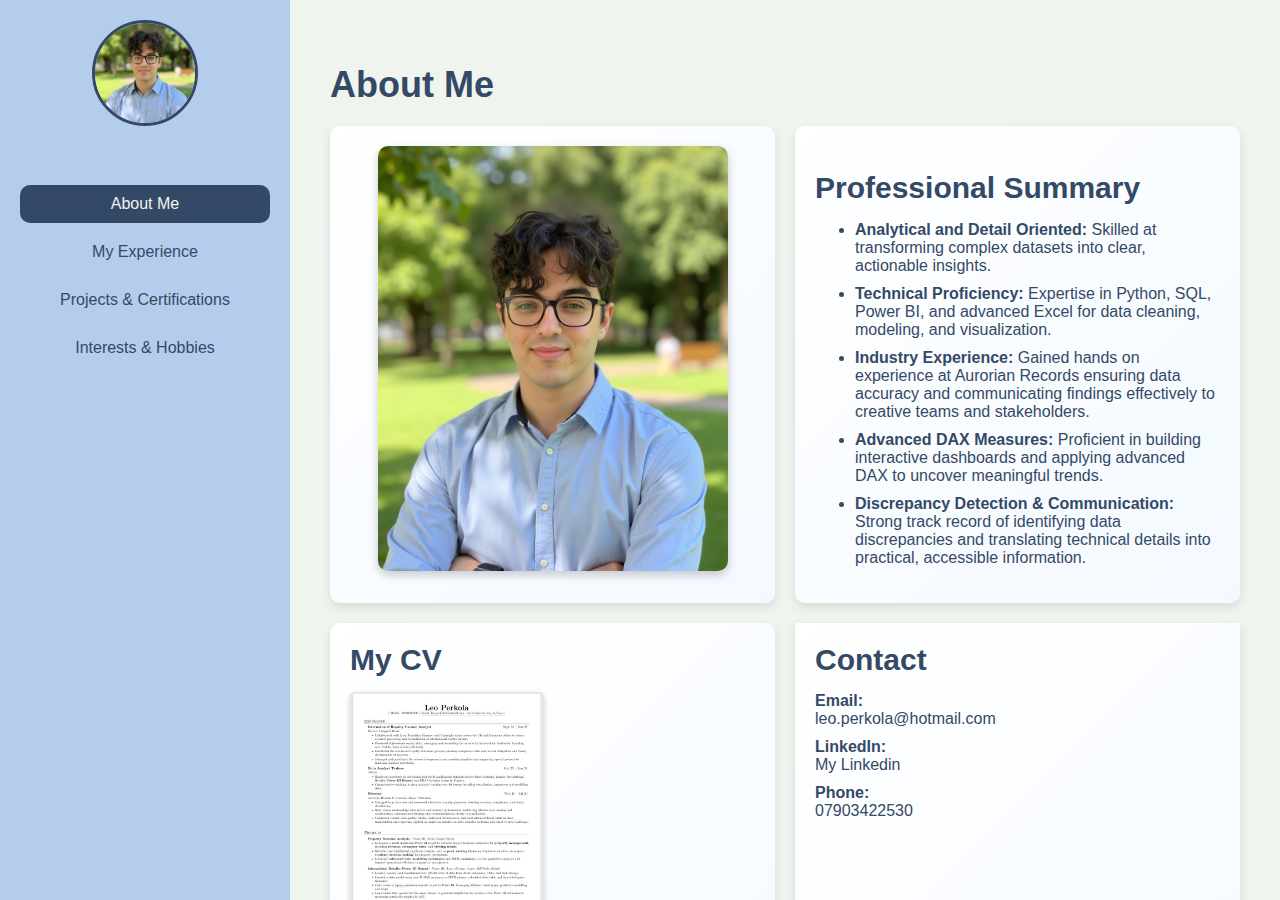
<file: index.html>
<!DOCTYPE html>
<html lang="en">
<head>
  <meta charset="UTF-8">
  <meta name="viewport" content="width=device-width, initial-scale=1.0">
  <title>Interactive CV Website</title>
  <link rel="stylesheet" href="styles/style.css">
  <script src="scripts/main.js" defer></script>
</head>
<body>
  <div class="container">
    <!-- Sidebar -->
    <nav class="sidebar">
      <div class="profile-container">
        <img src="images/high_quality_me.jpeg" alt="Profile Picture" class="sidebar-profile-pic">
      </div>
      <ul>
        <li><a href="#about-me" class="nav-link active">About Me</a></li>
        <li><a href="#experience" class="nav-link">My Experience</a></li>
        <li><a href="#projects" class="nav-link">Projects &amp; Certifications</a></li>
        <li><a href="#interests" class="nav-link">Interests &amp; Hobbies</a></li>
      </ul>
    </nav>

    <!-- Main Content -->
    <main class="content">
      <!-- About Me Section: Quadrant Layout -->
      <section id="about-me" class="page">
        <h1>About Me</h1>
        <div class="about-me-grid">
          <!-- Top Left: Image Card -->
          <div class="about-me-image-card about-me-card">
            <img src="images/high_quality_me.jpeg" alt="High Quality Picture of Me" class="about-me-image">
          </div>
          <!-- Top Right: Professional Summary Card (Switched with CV Card) -->
          <div class="about-me-summary-card about-me-card">
            <h2>Professional Summary</h2>
            <ul class="summary-list">
              <li><strong>Analytical and Detail Oriented:</strong> Skilled at transforming complex datasets into clear, actionable insights.</li>
              <li><strong>Technical Proficiency:</strong> Expertise in Python, SQL, Power BI, and advanced Excel for data cleaning, modeling, and visualization.</li>
              <li><strong>Industry Experience:</strong> Gained hands on experience at Aurorian Records ensuring data accuracy and communicating findings effectively to creative teams and stakeholders.</li>
              <li><strong>Advanced DAX Measures:</strong> Proficient in building interactive dashboards and applying advanced DAX to uncover meaningful trends.</li>
              <li><strong>Discrepancy Detection & Communication:</strong> Strong track record of identifying data discrepancies and translating technical details into practical, accessible information.</li>
            </ul>
          </div>
          
          <!-- Bottom Left: CV Card (Switched with Professional Summary) -->
          <div class="about-me-cv-card about-me-card">
            <h2>My CV</h2>
            <div class="cv-images">
              <img src="images/Leo_perkola_cv_image_1.JPG" alt="CV Page 1" class="cv-image">
              <img src="images/Leo_perkola_cv_image_2.JPG" alt="CV Page 2" class="cv-image">
            </div>
            <a href="files/Leo_Perk_CV.pdf" download class="cv-download-btn">Download my CV in high definition!</a>
          </div>
          <!-- Bottom Right: Contact Card -->
          <div class="about-me-contact-card about-me-card">
            <h2>Contact</h2>
            <p><strong>Email:</strong><br><a href="mailto:leo.perkola@hotmail.com">leo.perkola@hotmail.com</a></p>
            <p><strong>LinkedIn:</strong><br><a href="https://www.linkedin.com/in/leo-p-86494519a/" target="_blank">My Linkedin</a></p>
            <p><strong>Phone:</strong><br>07903422530</p>
          </div>
        </div>
      </section>

      <!-- Experience Section (unchanged) -->
      <section id="experience" class="page hidden">
        <h1>My Experience</h1>
        <img src="images/Experience_infographic.png" alt="Experience Infographic" class="experience-infographic">
      </section>

      <!-- Projects & Certifications Section (unchanged) -->
      <section id="projects" class="page hidden">
        <h1>Projects &amp; Certifications</h1>
        <div class="accordion-container">
          <!-- 1. Datacamp Certifications -->
          <div class="accordion">
            <button class="accordion-header">Datacamp Certifications</button>
            <div class="accordion-content">
              <p>
                Completed comprehensive Datacamp courses to master <strong>SQL</strong>, <strong>PowerBI</strong>, and <strong>MLOps</strong>—enhancing my technical expertise and data‐driven decision making.
              </p>
              <div class="certifications-images">
                <img src="images/MLOPS_concepts.JPG" alt="MLOps Concepts" class="certification-image">
                <img src="images/introduction_to_dax_power_bi.JPG" alt="Introduction to DAX in Power BI" class="certification-image">
                <img src="images/introduction_to_sql.JPG" alt="Introduction to SQL" class="certification-image">
                <img src="images/introduction_to_power_bi.JPG" alt="Introduction to Power BI" class="certification-image">
                <img src="images/intermediate_sql.JPG" alt="Intermediate SQL" class="certification-image">
                <img src="images/data_modeling_in_power_bi.JPG" alt="Data Modeling in Power BI" class="certification-image">
                <img src="images/data_visualisation_in_power_bi.JPG" alt="Data Visualisation in Power BI" class="certification-image">
                <img src="images/data_transformation_in_power_bi.JPG" alt="Data Transformation in Power BI" class="certification-image">
                <img src="images/Data_preparation_in_power_bi.JPG" alt="Data Preparation in Power BI" class="certification-image">
                <img src="images/Deploying and Maintaining Assets in Power.jpeg" alt="Deploying and Maintaining Assets in Power BI" class="certification-image">
              </div>
            </div>
          </div>
          <!-- 2. Property Revenue Analysis -->
          <div class="accordion">
            <button class="accordion-header">Property Revenue Analysis</button>
            <div class="accordion-content">
              <p>Visualised KPIs for property management using Power BI dashboards.</p>
              <div class="property-images">
                <img src="images/property_revenue_analysis_1.JPG" alt="Property Revenue Analysis 1" class="property-image">
                <img src="images/property_revenue_analysis_2.JPG" alt="Property Revenue Analysis 2" class="property-image">
                <img src="images/property_revenue_analysis_3.JPG" alt="Property Revenue Analysis 3" class="property-image">
                <img src="images/property_revenue_analysis_4.JPG" alt="Property Revenue Analysis 4" class="property-image">
                <img src="images/property_revenue_analysis_5.JPG" alt="Property Revenue Analysis 5" class="property-image">
                <img src="images/property_revenue_analysis_6.JPG" alt="Property Revenue Analysis 6" class="property-image">
              </div>
            </div>
          </div>
          <!-- 3. Machine Learning Drone Delivery -->
          <div class="accordion">
            <button class="accordion-header">
              Machine Learning Drone Delivery - Deep Learning using Object Recognition
            </button>
            <div class="accordion-content">
              <p>
                Developed a deep learning neural network model for drone delivery, leveraging object recognition techniques to enhance logistics efficiency.
              </p>
              <img src="images/Drone_machine_learning.JPG" alt="Machine Learning Drone Delivery" class="accordion-image">
            </div>
          </div>
          <!-- 4. Retailer Power BI Report -->
          <div class="accordion">
            <button class="accordion-header">Retailer Power BI Report</button>
            <div class="accordion-content">
              <p>Developed dashboards using Power BI and SQL, processing 120,000+ rows of data.</p>
              <div class="retailer-images">
                <img src="images/Retailer_powerbi.JPG" alt="Retailer Power BI Report 1" class="retailer-image">
                <img src="images/Retailer_powerbi_2.JPG" alt="Retailer Power BI Report 2" class="retailer-image">
                <img src="images/Retailer_powerbi_3.JPG" alt="Retailer Power BI Report 3" class="retailer-image">
                <img src="images/Retailer_powerbi_4.JPG" alt="Retailer Power BI Report 4" class="retailer-image">
              </div>
            </div>
          </div>
          <!-- 5. HR Data Analysis -->
          <div class="accordion">
            <button class="accordion-header">HR Data Analysis</button>
            <div class="accordion-content">
              <p>
                My first Power BI project—testing the use of qualitative data to expand my problem solving and approach to complex challenges.
              </p>
              <img src="images/HR_dashboard.JPG" alt="HR Data Analysis Dashboard" class="accordion-image">
            </div>
          </div>
        </div>
      </section>
      <!-- Interests & Hobbies Section (unchanged) -->
      <section id="interests" class="page hidden">
        <h1>Interests &amp; Hobbies</h1>
        <div class="hobbies-container">
          <div class="hobby">
            <h3>Volleyball</h3>
            <img src="images/volleyball.jpg" alt="Volleyball" class="hobby-image">
            <ul>
              <li>Led my team to <strong>first place</strong> in the league during my debut season.</li>
              <li>Made an abundance of <strong>memorable moments</strong>.</li>
              <li>Demonstrated strong leadership by building rapport with new teammates.</li>
              <li>Strategised under pressure to achieve collective goals.</li>
            </ul>
          </div>
          <div class="hobby">
            <h3>Chess</h3>
            <img src="images/chess.png" alt="Chess" class="hobby-image">
            <ul>
              <li>Ranked in the <strong>Top 1.3%</strong> of chess players on chess.com.</li>
              <li>Achieved an online rapid chess rating of 1705.</li>
              <li>Honed <strong>strategic thinking, problem-solving,</strong> and <strong>decision-making skills</strong>.</li>
              <li>Applied analytical skills to tackle complex scenarios.</li>
            </ul>
          </div>
          <div class="hobby">
            <h3>Languages</h3>
            <img src="images/languages.jpg" alt="Languages" class="hobby-image">
            <ul>
              <li>Ranked in the <strong>Top 2%</strong> of learners on Duolingo in 2024.</li>
              <li>Fluent in <strong>English</strong> and <strong>Albanian</strong>, with proficiency in <strong>Portuguese</strong> and <strong>Korean</strong>.</li>
              <li>Enhanced communication across diverse, multicultural teams.</li>
            </ul>
          </div>
          <div class="hobby">
            <h3>Currently Reading</h3>
            <img src="images/currently-reading.jpg" alt="Currently Reading" class="hobby-image">
            <ul>
              <li>Currently reading <em>The Brothers Karamazov</em> by Fyodor Dostoevsky.</li>
              <li>Exploring philosophical and psychological themes through literature.</li>
              <li>Using reading to stay inspired and <strong>expand perspectives for problem-solving</strong>.</li>
            </ul>
          </div>
        </div>
      </section>
    </main>
  </div>
</body>
</html>
</file>
<file: styles/style.css>
/* General Reset */
body {
  margin: 0;
  padding: 0;
  font-family: 'Poppins', sans-serif;
  background-color: #F0F4EF;
  color: #344966;
}

h1, h2, h3, h4 {
  color: #344966;
}

a {
  text-decoration: none;
  color: #344966;
  transition: color 0.3s;
}

a:hover {
  color: #B4CDED;
}

/* Layout and Sidebar */
.container {
  display: flex;
  height: 100vh;
  width: 100%;
}

.sidebar {
  width: 250px;
  background-color: #B4CDED;
  color: #344966;
  padding: 20px;
  display: flex;
  flex-direction: column;
  align-items: center;
}

.sidebar .profile-container {
  margin-bottom: 20px;
}

.sidebar .sidebar-profile-pic {
  width: 100px;
  height: 100px;
  border-radius: 50%;
  border: 3px solid #344966;
  object-fit: cover;
  margin-bottom: 15px;
}

.sidebar ul {
  list-style: none;
  width: 100%;
  padding: 0;
  margin-top: 10px;
}

.sidebar ul li {
  margin: 10px 0;
  text-align: center;
}

.sidebar ul li a {
  display: flex;
  align-items: center;
  justify-content: center;
  padding: 10px 20px;
  border-radius: 10px;
  font-size: 16px;
  background-color: #B4CDED;
  color: #344966;
  font-weight: 500;
  transition: background 0.3s, color 0.3s;
}

.sidebar ul li a.active {
  background-color: #344966;
  color: #F0F4EF;
}

.sidebar ul li a:hover {
  background-color: #344966;
  color: #F0F4EF;
}

/* Content */
.content {
  flex: 1;
  padding: 40px;
  overflow-y: auto;
}

.page {
  display: none;
}

.page:not(.hidden) {
  display: block;
}

/* Section Titles */
h1 {
  font-size: 36px;
  margin-bottom: 20px;
}

h2 {
  font-size: 30px;
  margin-bottom: 15px;
}

h3 {
  font-size: 24px;
  margin-bottom: 10px;
}

h4 {
  font-size: 20px;
  margin-bottom: 8px;
}

/* Experience Infographic Styling */
.experience-infographic {
  display: block;
  margin: 0 auto;
  max-width: 60%;
  height: auto;
  border-radius: 10px;
  box-shadow: 0px 4px 10px rgba(0, 0, 0, 0.2);
  text-align: center;
}

.experience-image {
  width: 20%;
  max-width: 400px;
  height: auto;
  border-radius: 10px;
  box-shadow: 0px 4px 10px rgba(0, 0, 0, 0.2);
}

/* Timeline Styling */
.timeline {
  position: relative;
  padding: 20px;
  margin: 20px 0;
}

.timeline::before {
  content: '';
  position: absolute;
  left: 50px;
  top: 0;
  width: 4px;
  height: 100%;
  background: #344966;
}

.timeline-item {
  position: relative;
  margin: 20px 0 40px 100px;
  padding: 15px;
  background: #B4CDED;
  border-radius: 10px;
  box-shadow: 0 4px 6px rgba(0, 0, 0, 0.1);
}

.timeline-item::before {
  content: '';
  position: absolute;
  left: -54px;
  top: 20px;
  width: 20px;
  height: 20px;
  background: #344966;
  border-radius: 50%;
  border: 3px solid #F0F4EF;
}

/* About Me Section Styling */

/* Grid layout for the About Me section */
.about-me-grid {
  display: grid;
  grid-template-columns: 1fr 1fr;
  grid-gap: 20px;
  margin-top: 20px;
}

/* Common styling for all About Me cards */
.about-me-card {
  background: linear-gradient(135deg, #ffffff, #f3f9ff);
  padding: 20px;
  border-radius: 10px;
  box-shadow: 0 4px 10px rgba(0,0,0,0.1);
  transition: transform 0.2s, box-shadow 0.2s;
}

.about-me-card:hover {
  transform: translateY(-3px);
  box-shadow: 0 6px 12px rgba(0,0,0,0.15);
}

.about-me-image {
  width: 100%;
  max-width: 350px;
  border-radius: 10px;
  box-shadow: 0 4px 10px rgba(0,0,0,0.2);
  display: block;
  margin: 0 auto;
}

/* Professional Summary Card (Top Right) */
.about-me-summary-card p {
  margin: 0;
  font-size: 16px;
  line-height: 1.6;
}

/* CV Card (Bottom Left) */
.about-me-cv-card h2 {
  margin-top: 0;
}

.cv-images {
  display: flex;
  gap: 20px;
  flex-wrap: wrap;
  margin-bottom: 20px;
}

.cv-image {
  flex: 1;
  max-width: 48%;
  border-radius: 5px;
  box-shadow: 0 2px 5px rgba(0,0,0,0.2);
}

.cv-download-btn {
  display: inline-block;
  padding: 12px 24px;
  background-color: #007BFF;
  color: #fff;
  border: none;
  border-radius: 4px;
  text-decoration: none;
  transition: background-color 0.3s;
}

.cv-download-btn:hover {
  background-color: #0056b3;
}

/* Contact Card (Bottom Right) - Rectangular Style */
.about-me-contact-card {
  border-radius: 0; /* Keep it rectangular */
}

.about-me-contact-card h2 {
  margin-top: 0;
}

.about-me-contact-card p {
  margin: 10px 0;
  font-size: 16px;
}


/* Hobbies Section Styling */
.hobbies-container {
  display: flex;
  flex-wrap: wrap;
  gap: 20px;
  justify-content: center;
  padding: 20px 0;
}

.hobby {
  background-color: #B4CDED;
  border-radius: 10px;
  padding: 20px;
  text-align: left;
  width: 300px;
  box-shadow: 0 4px 6px rgba(0, 0, 0, 0.2);
}

.hobby-image {
  max-width: 100%;
  height: auto;
  border-radius: 10px;
  margin-bottom: 10px;
}

.hobby h3 {
  font-size: 20px;
  color: #344966;
  margin-bottom: 10px;
}

.hobby ul {
  padding-left: 20px;
  list-style: disc;
  font-size: 16px;
  color: #344966;
}

.hobby ul li {
  margin-bottom: 10px;
  line-height: 1.5;
}

/* Accordion Styling */
.accordion-container {
  width: 100%;
  max-width: 800px;
  margin: 0 auto;
}

.accordion {
  margin-bottom: 20px;
}

.accordion-header {
  width: 100%;
  background-color: #344966;
  color: #F0F4EF;
  padding: 30px;
  font-size: 20px;
  border: none;
  text-align: left;
  cursor: pointer;
  border-radius: 8px;
  transition: background-color 0.3s, transform 0.3s;
  box-shadow: 0 2px 5px rgba(0,0,0,0.2);
  margin-bottom: 5px;
}

.accordion-header:hover {
  background-color: #3f5b9d;
  transform: scale(1.02);
}

.accordion-content {
  background-color: #e0e7f1;
  display: none;
  padding: 40px;
  font-size: 18px;
  color: #344966;
  border-radius: 8px;
  margin-bottom: 10px;
}

/* Image Scaling for Projects & Certifications */
.accordion-image {
  width: 100%;
  max-width: 1440px;
  margin-top: 15px;
  border-radius: 8px;
  display: block;
}

.property-images {
  display: grid;
  grid-template-columns: repeat(auto-fit, minmax(300px, 1fr));
  gap: 20px;
  margin-top: 15px;
  justify-items: center;
}

.property-image {
  width: 100%;
  max-width: 960px;
  height: auto;
  border-radius: 5px;
  box-shadow: 0 2px 5px rgba(0,0,0,0.2);
}

.retailer-images {
  display: grid;
  grid-template-columns: repeat(auto-fit, minmax(300px, 1fr));
  gap: 20px;
  margin-top: 15px;
  justify-items: center;
}

.retailer-image {
  width: 100%;
  max-width: 960px;
  height: auto;
  border-radius: 5px;
  box-shadow: 0 2px 5px rgba(0,0,0,0.2);
}

.certifications-images {
  display: grid;
  grid-template-columns: repeat(auto-fit, minmax(200px, 1fr));
  gap: 20px;
  margin-top: 15px;
  justify-items: center;
}

.certification-image {
  width: 100%;
  max-width: 720px;
  height: auto;
  border-radius: 5px;
  box-shadow: 0 2px 5px rgba(0,0,0,0.2);
}

.summary-list li {
  margin-bottom: 10px; /* or however much space you want */
  list-style-position: outside; /* optional, ensures bullet is outside the text */
}
</file>
